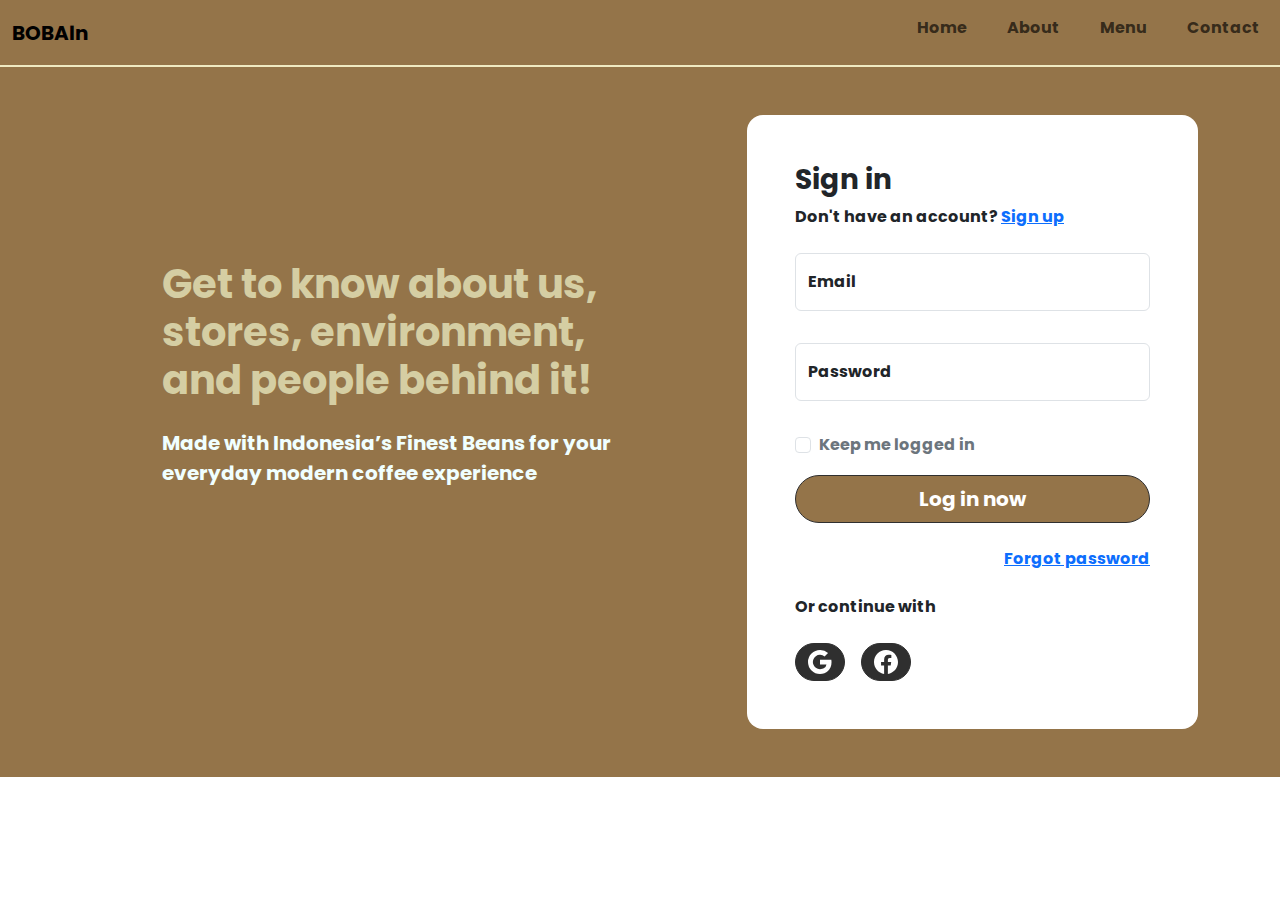
<file: login.html>
<!DOCTYPE html>
<html lang="en">
  <head>
    <meta charset="UTF-8" />
    <meta name="viewport" content="width=device-width, initial-scale=1.0" />
    <link rel="stylesheet" href="bootstrap-5.3.3-dist/css/bootstrap.min.css" />
    <link rel="stylesheet" href="bootstrap-5.3.3-dist/css/style.css" />
    <title>login</title>
    <link rel="icon" href="image/logo.png" />
  </head>
  <body>
    <!-- navbar start -->
    <nav
      class="navbar navbar-expand-lg sticky-top"
      style="
        background-color: rgb(148, 116, 73);
        border-bottom: solid 2px #efeac2;
      "
    >
      <div class="container-fluid">
        <a class="navbar-brand" href="index.html">BOBAln</a>
        <button
          class="navbar-toggler"
          type="button"
          data-bs-toggle="collapse"
          data-bs-target="#navbarSupportedContent"
          aria-controls="navbarSupportedContent"
          aria-expanded="false"
          aria-label="Toggle navigation"
        >
          <span class="navbar-toggler-icon"></span>
        </button>
        <div class="collapse navbar-collapse" id="navbarSupportedContent">
          <ul class="navbar-nav ms-auto gap-md-4">
            <li class="nav-item">
              <a class="nav-link" aria-current="page" href="index.html">Home</a>
            </li>
            <li class="nav-item">
              <a class="nav-link" href="#">About</a>
            </li>
            <li class="nav-item">
              <a class="nav-link" href="#">Menu</a>
            </li>
            <li class="nav-item">
              <a class="nav-link" href="#">Contact</a>
            </li>
          </ul>
        </div>
      </div>
    </nav>
    <!-- navbar end -->
    <!-- Login 9 - Bootstrap Brain Component -->
    <section class="py-3 py-md-5 py-xl-8" style="background: rgb(148, 116, 73)">
      <div class="container">
        <div class="row gy-4 align-items-center">
          <div class="col-12 col-md-6 col-xl-7">
            <div class="d-flex justify-content-center">
              <div class="col-12 col-xl-9" style="color: azure">
                <h2 class="h1 mb-4" style="color: #d5cea3">
                  Get to know about us, stores, environment, and people behind
                  it!
                </h2>
                <p class="lead mb-5">
                  Made with Indonesia’s Finest Beans for your everyday modern
                  coffee experience
                </p>
                <div class="text-endx">
                  <svg
                    xmlns="http://www.w3.org/2000/svg"
                    width="48"
                    height="48"
                    fill="currentColor"
                    class="bi bi-grip-horizontal"
                    viewBox="0 0 16 16"
                  ></svg>
                </div>
              </div>
            </div>
          </div>
          <div class="col-12 col-md-6 col-xl-5">
            <div class="card border-0 rounded-4">
              <div class="card-body p-3 p-md-4 p-xl-5">
                <div class="row">
                  <div class="col-12">
                    <div class="mb-4">
                      <h3>Sign in</h3>
                      <p>Don't have an account? <a href="#!">Sign up</a></p>
                    </div>
                  </div>
                </div>
                <form action="#!">
                  <div class="row gy-3 overflow-hidden">
                    <div class="col-12">
                      <div class="form-floating mb-3">
                        <input
                          type="email"
                          class="form-control"
                          name="email"
                          id="email"
                          placeholder="name@example.com"
                          required
                        />
                        <label for="email" class="form-label">Email</label>
                      </div>
                    </div>
                    <div class="col-12">
                      <div class="form-floating mb-3">
                        <input
                          type="password"
                          class="form-control"
                          name="password"
                          id="password"
                          value=""
                          placeholder="Password"
                          required
                        />
                        <label for="password" class="form-label"
                          >Password</label
                        >
                      </div>
                    </div>
                    <div class="col-12">
                      <div class="form-check">
                        <input
                          class="form-check-input"
                          type="checkbox"
                          value=""
                          name="remember_me"
                          id="remember_me"
                        />
                        <label
                          class="form-check-label text-secondary"
                          for="remember_me"
                        >
                          Keep me logged in
                        </label>
                      </div>
                    </div>
                    <div class="col-12">
                      <div class="d-grid">
                        <button class="btn btn-primary btn-lg" type="submit">
                          Log in now
                        </button>
                      </div>
                    </div>
                  </div>
                </form>
                <div class="row">
                  <div class="col-12">
                    <div
                      class="d-flex gap-2 gap-md-4 flex-column flex-md-row justify-content-md-end mt-4"
                    >
                      <a href="#!">Forgot password</a>
                    </div>
                  </div>
                </div>
                <div class="row">
                  <div class="col-12">
                    <p class="mt-4 mb-4">Or continue with</p>
                    <div class="d-flex gap-2 gap-sm-3">
                      <a
                        href="#!"
                        class="btn btn-outline-danger bsb-btn-circle"
                      >
                        <svg
                          xmlns="http://www.w3.org/2000/svg"
                          width="24"
                          height="24"
                          fill="currentColor"
                          class="bi bi-google"
                          viewBox="0 0 16 16"
                        >
                          <path
                            d="M15.545 6.558a9.42 9.42 0 0 1 .139 1.626c0 2.434-.87 4.492-2.384 5.885h.002C11.978 15.292 10.158 16 8 16A8 8 0 1 1 8 0a7.689 7.689 0 0 1 5.352 2.082l-2.284 2.284A4.347 4.347 0 0 0 8 3.166c-2.087 0-3.86 1.408-4.492 3.304a4.792 4.792 0 0 0 0 3.063h.003c.635 1.893 2.405 3.301 4.492 3.301 1.078 0 2.004-.276 2.722-.764h-.003a3.702 3.702 0 0 0 1.599-2.431H8v-3.08h7.545z"
                          />
                        </svg>
                      </a>
                      <a
                        href="#!"
                        class="btn btn-outline-primary bsb-btn-circle bsb-btn-circle-2xl"
                      >
                        <svg
                          xmlns="http://www.w3.org/2000/svg"
                          width="24"
                          height="24"
                          fill="currentColor"
                          class="bi bi-facebook"
                          viewBox="0 0 16 16"
                        >
                          <path
                            d="M16 8.049c0-4.446-3.582-8.05-8-8.05C3.58 0-.002 3.603-.002 8.05c0 4.017 2.926 7.347 6.75 7.951v-5.625h-2.03V8.05H6.75V6.275c0-2.017 1.195-3.131 3.022-3.131.876 0 1.791.157 1.791.157v1.98h-1.009c-.993 0-1.303.621-1.303 1.258v1.51h2.218l-.354 2.326H9.25V16c3.824-.604 6.75-3.934 6.75-7.951z"
                          />
                        </svg>
                      </a>
                    </div>
                  </div>
                </div>
              </div>
            </div>
          </div>
        </div>
      </div>
    </section>
    <script href="bootstrap-5.3.3-dist/js/bootstrap.bundle.min.js"></script>
  </body>
</html>
</file>
<file: bootstrap-5.3.3-dist/css/style.css>
@font-face {
  font-family: "poppins-bold";
  src: url(../../font/Poppins-Bold.ttf);
}
@font-face {
  font-family: "poppins";
  src: url(../../font/Poppins-Regular.ttf);
}
/* body */
body {
  overflow-x: hidden;
  position: relative;
  font-family: "poppins-bold";
}

/* navbar hover effect */
.navbar .container-fluid .collapse ul li a:hover {
  color: rgb(229, 229, 203);
}

.navbar .container-fluid .collapse ul li a::after {
  content: "";
  display: block;
  padding-bottom: 0.5rem;
  border-bottom: 0.1rem solid #1a120b;
  transform: scaleX(0);
  transition: 0.2s linear;
}

.navbar .container-fluid .collapse ul li a:hover::after {
  transform: scaleX(1);
}

.material-symbols--login {
  display: inline-block;
  width: 1.5em;
  height: 1.5em;
  --svg: url("data:image/svg+xml,%3Csvg xmlns='http://www.w3.org/2000/svg' viewBox='0 0 24 24'%3E%3Cpath fill='%23000' d='M12 21v-2h7V5h-7V3h7q.825 0 1.413.588T21 5v14q0 .825-.587 1.413T19 21zm-2-4l-1.375-1.45l2.55-2.55H3v-2h8.175l-2.55-2.55L10 7l5 5z'/%3E%3C/svg%3E");
  background-color: currentColor;
  -webkit-mask-image: var(--svg);
  mask-image: var(--svg);
  -webkit-mask-repeat: no-repeat;
  mask-repeat: no-repeat;
  -webkit-mask-size: 100% 100%;
  mask-size: 100% 100%;
}

/* hero home */

.hero {
  background: rgb(148, 116, 73);
  /* background: #3b5d50; */
  padding: calc(4rem - 30px) 0 0rem 0;
}
@media (min-width: 768px) {
  .hero {
    padding: calc(4rem - 30px) 0 4rem 0;
  }
}
@media (min-width: 992px) {
  .hero {
    padding: calc(8rem - 30px) 0 8rem 0;
  }
}
.hero .intro-excerpt {
  position: relative;
  z-index: 4;
}
@media (min-width: 992px) {
  .hero .intro-excerpt {
    max-width: 450px;
  }
}
.hero h1 {
  font-weight: 700;
  color: #ffffff;
  margin-bottom: 30px;
}
@media (min-width: 1400px) {
  .hero h1 {
    font-size: 54px;
  }
}
.hero p {
  color: rgba(255, 255, 255, 0.5);
  margin-bottom: 30px;
}

.hero .container h1 span {
  font-size: 50px;
}

.hero .hero-img-wrap {
  position: relative;
}
.hero .hero-img-wrap img {
  position: relative;
  top: 0px;
  right: 0px;
  z-index: 2;
  max-width: 700px;
  left: -20px;
}
@media (min-width: 768px) {
  .hero .hero-img-wrap img {
    right: 0px;
    left: -100px;
  }
}
@media (min-width: 992px) {
  .hero .hero-img-wrap img {
    left: 0px;
    top: -80px;
    position: absolute;
    right: -50px;
  }
}
@media (min-width: 1200px) {
  .hero .hero-img-wrap img {
    left: -50px;
    top: -100px;
    right: -100px;
  }
}
.hero .hero-img-wrap:after {
  content: "";
  position: absolute;
  width: 255px;
  height: 217px;
  background-size: contain;
  background-repeat: no-repeat;
  right: -100px;
  top: -0px;
}
@media (min-width: 1200px) {
  .hero .hero-img-wrap:after {
    top: -40px;
  }
}

/* about section start */

.about_section {
  width: 100%;
  height: 30rem;
  float: left;
  margin-top: 6rem;
  margin-bottom: 3rem;
  background: #dce5e4;
}

.about_taital_main {
  width: 100%;
  float: left;
  padding: 120px 0px;
  z-index: 1;
  position: relative;
}

.about_taital {
  width: 100%;
  float: left;
  font-size: 40px;
  color: rgb(148, 116, 73);
  font-weight: bold;
  text-transform: uppercase;
}

.about_text {
  width: 100%;
  float: left;
  font-size: 16px;
  color: #4c4c4b;
  margin: 0px;
  padding-top: 10px;
}

.about_text {
  width: 100%;
  float: left;
  font-size: 16px;
  color: #4c4c4b;
  margin: 0px;
  padding-top: 10px;
}

.about_section .container div .about_img img {
  position: absolute;
  width: 500px;
  left: 60%;
}

/* about section end */

/* button */

.btn {
  font-weight: 600;
  /* padding: 12px 30px; */
  border-radius: 30px;
  color: #ffffff;
  background: #2f2f2f;
  border-color: #2f2f2f;
}
.btn:hover {
  color: #ffffff;
  background: #222222;
  border-color: #222222;
}
.btn:active,
.btn:focus {
  outline: none !important;
  -webkit-box-shadow: none;
  box-shadow: none;
}
.btn.btn-primary {
  background: rgb(148, 116, 73);
}
.btn.btn-primary:hover {
  background: rgb(196, 158, 109);
}
.btn.btn-secondary {
  color: #2f2f2f;
  background: #f9bf29;
  border-color: #f9bf29;
}
.btn.btn-secondary:hover {
  background: #f8b810;
  border-color: #f8b810;
}
.btn.btn-white-outline {
  background: transparent;
  border-width: 2px;
  border-color: rgba(255, 255, 255, 0.3);
}
.btn.btn-white-outline:hover {
  border-color: white;
  color: #ffffff;
}

/* product section */

.section-title {
  color: aliceblue;
  font-family: "poppins-bold";
}

.group-section {
  padding-top: 1rem;
  padding-left: 1rem;
  background-color: rgb(148, 116, 73);
  height: 22rem;
  border-radius: 8px;
}
.product-section {
  margin-top: 3rem;
  padding: 7rem 0;
  font-family: "poppins";
  font-weight: 600;
}

.product-section .product-item {
  text-align: center;
  text-decoration: none;
  display: block;
  position: relative;
  padding-bottom: 50px;
  cursor: pointer;
}
.product-section .product-item .product-thumbnail {
  /* width: 50%; */
  margin-bottom: 30px;
  position: relative;
  top: 0;
  -webkit-transition: 0.3s all ease;
  -o-transition: 0.3s all ease;
  transition: 0.3s all ease;
}
.product-section .product-item h3 {
  font-weight: 600;
  font-size: 16px;
}
.product-section .product-item strong {
  font-weight: 800 !important;
  font-size: 18px !important;
}
.product-section .product-item h3,
.product-section .product-item strong {
  color: #2f2f2f;
  text-decoration: none;
}
.product-section .product-item .icon-cross {
  position: absolute;
  width: 35px;
  height: 35px;
  display: inline-block;
  background: #2f2f2f;
  bottom: 15px;
  left: 50%;
  -webkit-transform: translateX(-50%);
  -ms-transform: translateX(-50%);
  transform: translateX(-50%);
  margin-bottom: -17.5px;
  border-radius: 50%;
  opacity: 0;
  visibility: hidden;
  -webkit-transition: 0.3s all ease;
  -o-transition: 0.3s all ease;
  transition: 0.3s all ease;
}
.product-section .product-item .icon-cross img {
  position: absolute;
  left: 50%;
  top: 50%;
  -webkit-transform: translate(-50%, -50%);
  -ms-transform: translate(-50%, -50%);
  transform: translate(-50%, -50%);
}
.product-section .product-item:before {
  bottom: 0;
  left: 0;
  right: 0;
  position: absolute;
  content: "";
  background: #dce5e4;
  height: 0%;
  z-index: -1;
  border-radius: 10px;
  -webkit-transition: 0.3s all ease;
  -o-transition: 0.3s all ease;
  transition: 0.3s all ease;
}
.product-section .product-item:hover .product-thumbnail {
  top: -25px;
}
.product-section .product-item:hover .icon-cross {
  bottom: 0;
  opacity: 1;
  visibility: visible;
}
.product-section .product-item:hover:before {
  height: 70%;
}

/* footer section */
.footer-section {
  padding: 80px 0;
  background: #ffffff;
}
.footer-section .relative {
  position: relative;
}
.footer-section a {
  text-decoration: none;
  color: #2f2f2f;
  -webkit-transition: 0.3s all ease;
  -o-transition: 0.3s all ease;
  transition: 0.3s all ease;
}
.footer-section a:hover {
  color: rgba(47, 47, 47, 0.5);
}
.footer-section .subscription-form {
  margin-bottom: 40px;
  position: relative;
  z-index: 2;
  margin-top: 100px;
}
.footer-section .subscription-form .form-control {
  height: 50px;
  border-radius: 10px;
  font-family: "Inter", sans-serif;
}
.footer-section .subscription-form .form-control:active,
.footer-section .subscription-form .form-control:focus {
  outline: none;
  -webkit-box-shadow: none;
  box-shadow: none;
  border-color: #3b5d50;
  -webkit-box-shadow: 0 1px 4px 0 rgba(0, 0, 0, 0.2);
  box-shadow: 0 1px 4px 0 rgba(0, 0, 0, 0.2);
}
.footer-section .subscription-form .form-control::-webkit-input-placeholder {
  font-size: 14px;
}
.footer-section .subscription-form .form-control::-moz-placeholder {
  font-size: 14px;
}
.footer-section .subscription-form .form-control:-ms-input-placeholder {
  font-size: 14px;
}
.footer-section .subscription-form .form-control:-moz-placeholder {
  font-size: 14px;
}
.footer-section .subscription-form .btn {
  border-radius: 10px !important;
}

.footer-section .footer-img {
  position: absolute;
  top: 10px;
  z-index: 1;
  right: 0;
}
.footer-section .footer-img img {
  max-width: 300px;
}
.footer-section .links-wrap {
  margin-top: 0px;
}
@media (min-width: 992px) {
  .footer-section .links-wrap {
    margin-top: 54px;
  }
}
.footer-section .links-wrap ul li {
  margin-bottom: 10px;
}
.footer-section .footer-logo-wrap .footer-logo {
  font-size: 32px;
  font-weight: 500;
  text-decoration: none;
  color: rgb(148, 116, 73);
}

.system-uicons--paper-plane {
  display: inline-block;
  width: 2em;
  height: 2em;
  --svg: url("data:image/svg+xml,%3Csvg xmlns='http://www.w3.org/2000/svg' viewBox='0 0 21 21'%3E%3Cpath fill='none' stroke='%23000' stroke-linecap='round' stroke-linejoin='round' d='m1.5 9l16-6.535L14.7 17zm16-6.5l-11 10m0 0v5l3-3'/%3E%3C/svg%3E");
  background-color: currentColor;
  -webkit-mask-image: var(--svg);
  mask-image: var(--svg);
  -webkit-mask-repeat: no-repeat;
  mask-repeat: no-repeat;
  -webkit-mask-size: 100% 100%;
  mask-size: 100% 100%;
}

.uim--facebook-f {
  display: inline-block;
  width: 1em;
  height: 1em;
  --svg: url("data:image/svg+xml,%3Csvg xmlns='http://www.w3.org/2000/svg' viewBox='0 0 24 24'%3E%3Cpath fill='%23000' d='M13.355 22v-9.123h3.062l.459-3.555h-3.52v-2.27c0-1.03.285-1.731 1.761-1.731L17 5.32V2.14A25.233 25.233 0 0 0 14.257 2c-2.715 0-4.573 1.657-4.573 4.7v2.622h-3.07v3.555h3.07V22z'/%3E%3C/svg%3E");
  background-color: currentColor;
  -webkit-mask-image: var(--svg);
  mask-image: var(--svg);
  -webkit-mask-repeat: no-repeat;
  mask-repeat: no-repeat;
  -webkit-mask-size: 100% 100%;
  mask-size: 100% 100%;
}

.mdi--twitter {
  display: inline-block;
  width: 1em;
  height: 1em;
  --svg: url("data:image/svg+xml,%3Csvg xmlns='http://www.w3.org/2000/svg' viewBox='0 0 24 24'%3E%3Cpath fill='%23000' d='M22.46 6c-.77.35-1.6.58-2.46.69c.88-.53 1.56-1.37 1.88-2.38c-.83.5-1.75.85-2.72 1.05C18.37 4.5 17.26 4 16 4c-2.35 0-4.27 1.92-4.27 4.29c0 .34.04.67.11.98C8.28 9.09 5.11 7.38 3 4.79c-.37.63-.58 1.37-.58 2.15c0 1.49.75 2.81 1.91 3.56c-.71 0-1.37-.2-1.95-.5v.03c0 2.08 1.48 3.82 3.44 4.21a4.2 4.2 0 0 1-1.93.07a4.28 4.28 0 0 0 4 2.98a8.52 8.52 0 0 1-5.33 1.84q-.51 0-1.02-.06C3.44 20.29 5.7 21 8.12 21C16 21 20.33 14.46 20.33 8.79c0-.19 0-.37-.01-.56c.84-.6 1.56-1.36 2.14-2.23'/%3E%3C/svg%3E");
  background-color: currentColor;
  -webkit-mask-image: var(--svg);
  mask-image: var(--svg);
  -webkit-mask-repeat: no-repeat;
  mask-repeat: no-repeat;
  -webkit-mask-size: 100% 100%;
  mask-size: 100% 100%;
}

.teenyicons--instagram-solid {
  display: inline-block;
  width: 1em;
  height: 1em;
  --svg: url("data:image/svg+xml,%3Csvg xmlns='http://www.w3.org/2000/svg' viewBox='0 0 15 15'%3E%3Cpath fill='%23000' d='M7.5 5a2.5 2.5 0 1 0 0 5a2.5 2.5 0 0 0 0-5'/%3E%3Cpath fill='%23000' fill-rule='evenodd' d='M4.5 0A4.5 4.5 0 0 0 0 4.5v6A4.5 4.5 0 0 0 4.5 15h6a4.5 4.5 0 0 0 4.5-4.5v-6A4.5 4.5 0 0 0 10.5 0zM4 7.5a3.5 3.5 0 1 1 7 0a3.5 3.5 0 0 1-7 0M11 4h1V3h-1z' clip-rule='evenodd'/%3E%3C/svg%3E");
  background-color: currentColor;
  -webkit-mask-image: var(--svg);
  mask-image: var(--svg);
  -webkit-mask-repeat: no-repeat;
  mask-repeat: no-repeat;
  -webkit-mask-size: 100% 100%;
  mask-size: 100% 100%;
}

.footer-section .custom-social li {
  margin: 2px;
  display: inline-block;
}
.footer-section .custom-social li a {
  width: 40px;
  height: 40px;
  text-align: center;
  line-height: 45px;
  display: inline-block;
  background: #dce5e4;
  color: rgb(148, 116, 73);
  border-radius: 50%;
}

.footer-section .custom-social li a:hover {
  background: rgb(148, 116, 73);
  color: #ffffff;
}
.footer-section .border-top {
  border-color: #dce5e4;
}
.footer-section .border-top.copyright {
  font-size: 14px !important;
}

.untree_co-section {
  padding: 7rem 0;
}
</file>
